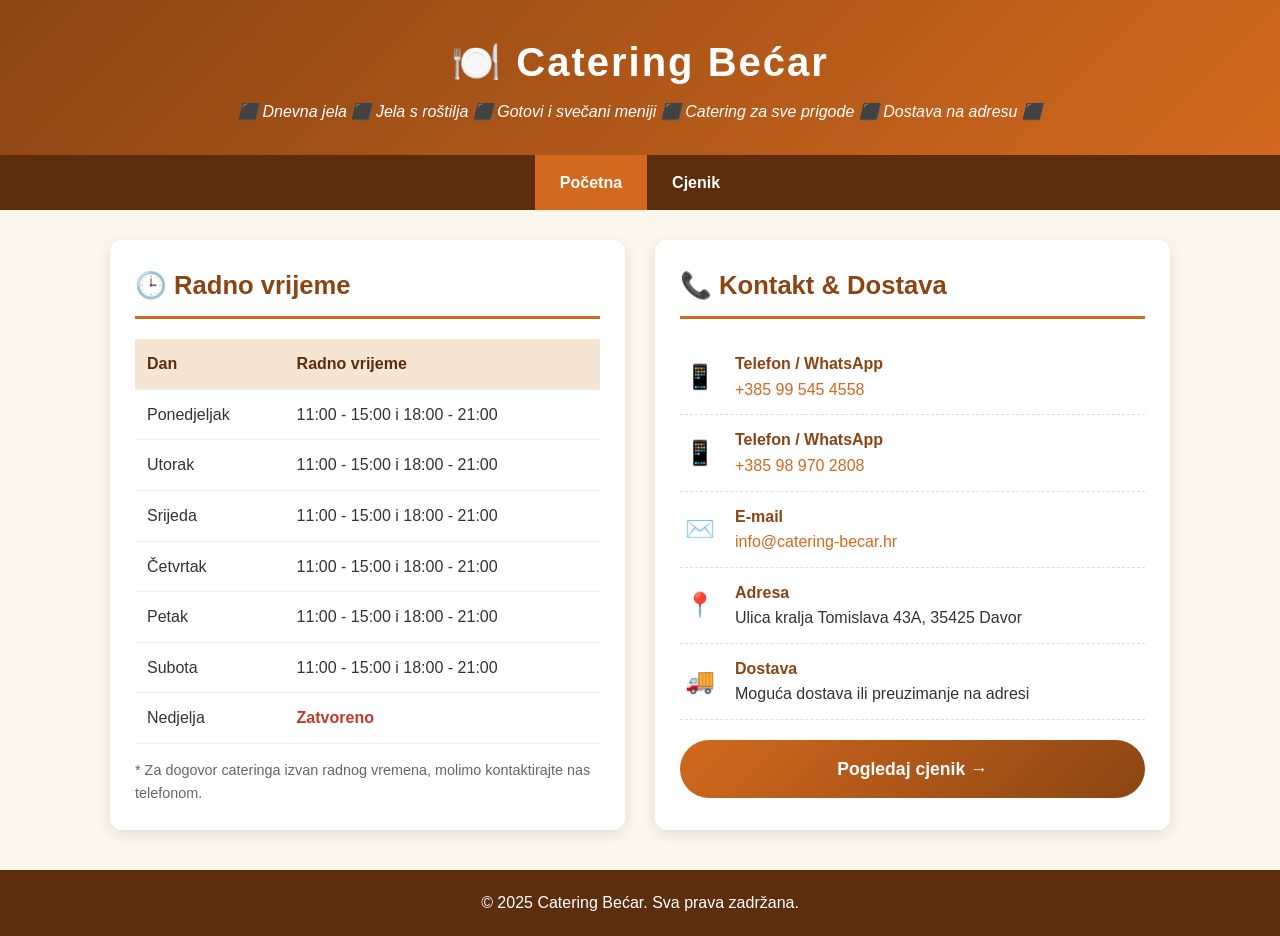
<file: index.html>
<!DOCTYPE html>
<html lang="hr">
<head>
    <meta charset="UTF-8">
    <meta name="viewport" content="width=device-width, initial-scale=1.0">
    <title>Catering Bećar - Početna</title>
    <link rel="stylesheet" href="style.css">
</head>
<body>
    <header>
        <h1>🍽️ Catering Bećar</h1>
        <p>⬛ Dnevna jela ⬛ Jela s roštilja ⬛ Gotovi i svečani meniji ⬛ Catering za sve prigode ⬛ Dostava na adresu ⬛</p>
    </header>

    <nav>
        <a href="index.html" class="active">Početna</a>
        <a href="cjenik.html">Cjenik</a>
    </nav>

    <div class="container" style="display: grid; grid-template-columns: 1fr 1fr; gap: 30px;">
        <!-- Radno vrijeme -->
        <div class="card">
            <h2>🕒 Radno vrijeme</h2>
            <table>
                <thead>
                    <tr>
                        <th>Dan</th>
                        <th>Radno vrijeme</th>
                    </tr>
                </thead>
                <tbody>
                    <tr><td>Ponedjeljak</td><td>11:00 - 15:00 i 18:00 - 21:00</td></tr>
                    <tr><td>Utorak</td><td>11:00 - 15:00 i 18:00 - 21:00</td></tr>
                    <tr><td>Srijeda</td><td>11:00 - 15:00 i 18:00 - 21:00</td></tr>
                    <tr><td>Četvrtak</td><td>11:00 - 15:00 i 18:00 - 21:00</td></tr>
                    <tr><td>Petak</td><td>11:00 - 15:00 i 18:00 - 21:00</td></tr>
                    <tr><td>Subota</td><td>11:00 - 15:00 i 18:00 - 21:00</td></tr>
                    <tr><td>Nedjelja</td><td class="closed">Zatvoreno</td></tr>
                </tbody>
            </table>
            <p style="margin-top: 15px; font-size: 0.9em; color: #666;">
                * Za dogovor cateringa izvan radnog vremena, molimo kontaktirajte nas telefonom.
            </p>
        </div>

        <!-- Kontakti -->
        <div class="card">
            <h2>📞 Kontakt & Dostava</h2>
            
            <div class="contact-item">
                <div class="icon">📱</div>
                <div>
                    <strong>Telefon / WhatsApp</strong>
                    <a href="tel:+385995454558">+385 99 545 4558</a>
                </div>
            </div>

            <div class="contact-item">
                <div class="icon">📱</div>
                <div>
                    <strong>Telefon / WhatsApp</strong>
                    <a href="tel:+385989702808">+385 98 970 2808</a>
                </div>
            </div>

            <div class="contact-item">
                <div class="icon">✉️</div>
                <div>
                    <strong>E-mail</strong>
                    <a href="mailto:info@catering-becar.hr">info@catering-becar.hr</a>
                </div>
            </div>

            <div class="contact-item">
                <div class="icon">📍</div>
                <div>
                    <strong>Adresa</strong>
                    Ulica kralja Tomislava 43A, 35425 Davor
                </div>
            </div>

            <div class="contact-item">
                <div class="icon">🚚</div>
                <div>
                    <strong>Dostava</strong>
                    Moguća dostava ili preuzimanje na adresi
                </div>
            </div>

            <a href="cjenik.html" class="cta-button">Pogledaj cjenik →</a>
        </div>
    </div>

    <footer>
        <p>&copy; 2025 Catering Bećar. Sva prava zadržana.</p>
    </footer>
</body>
</html>
</file>
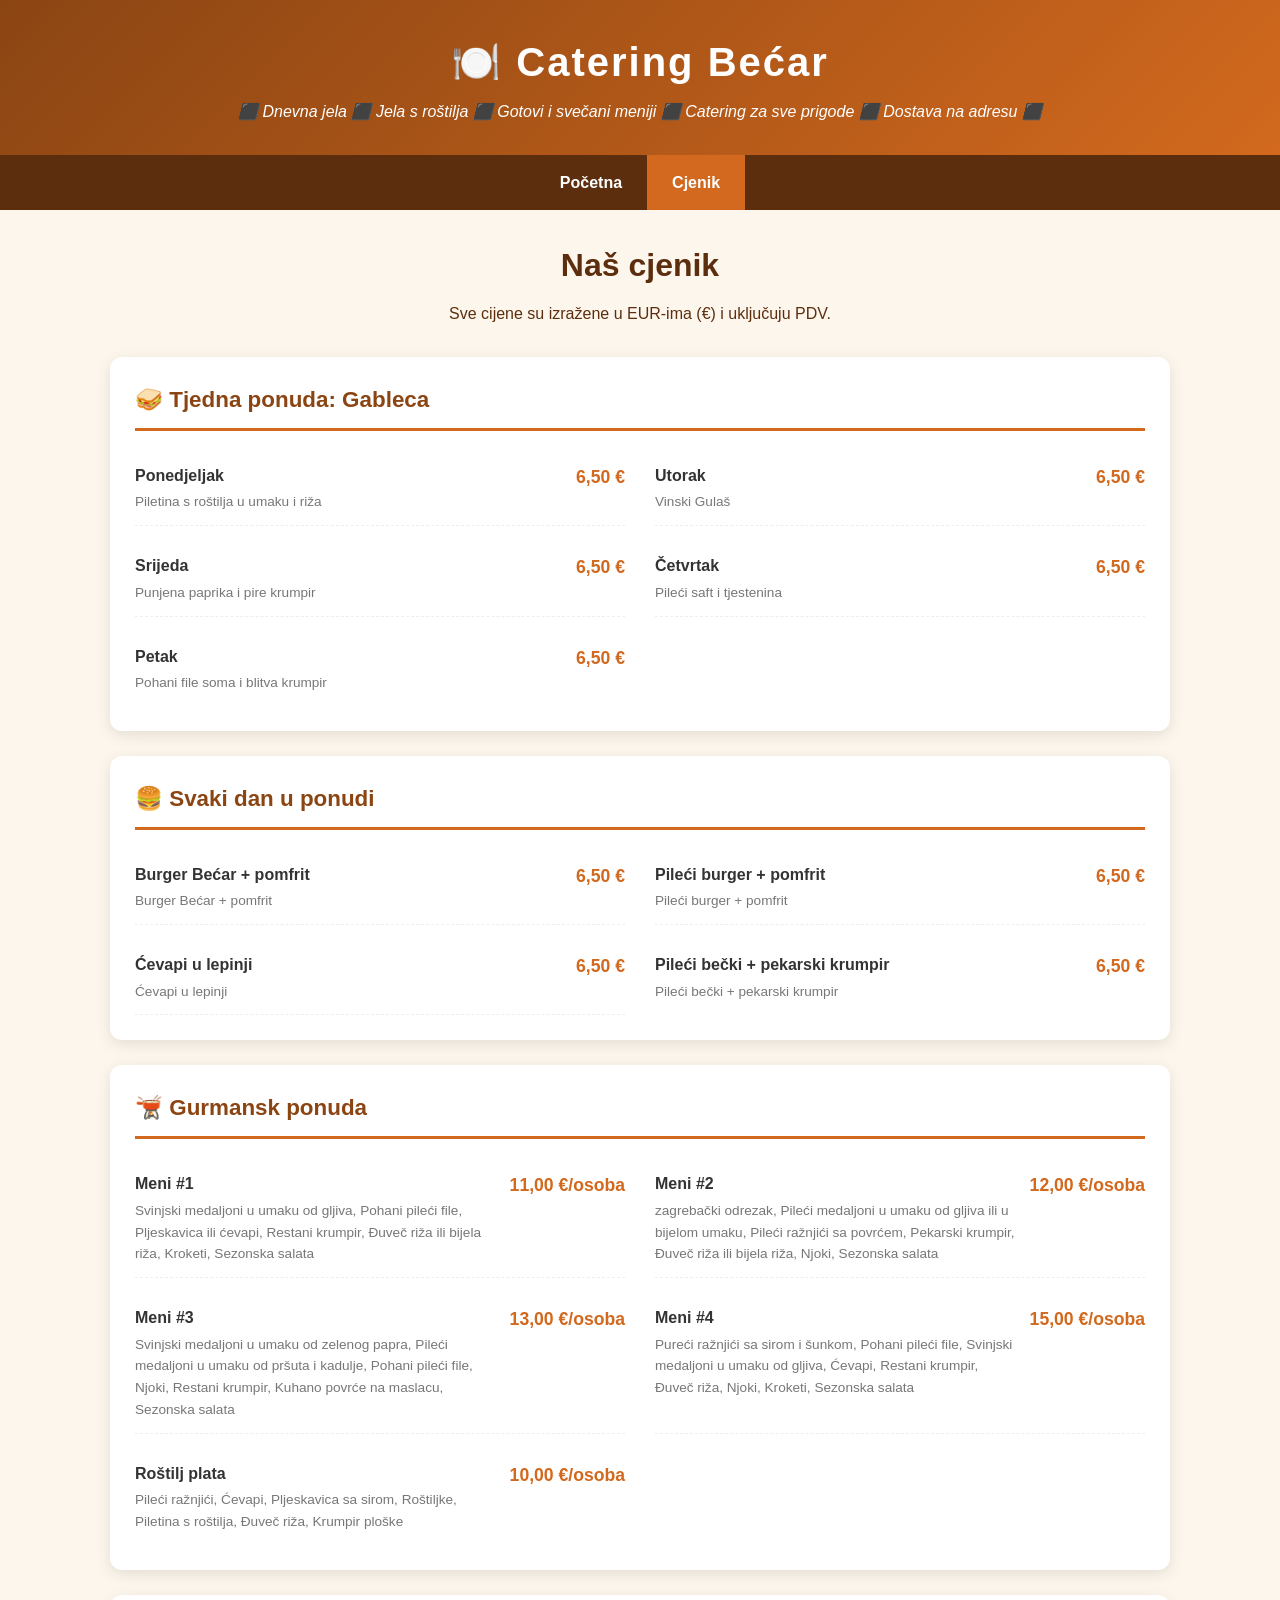
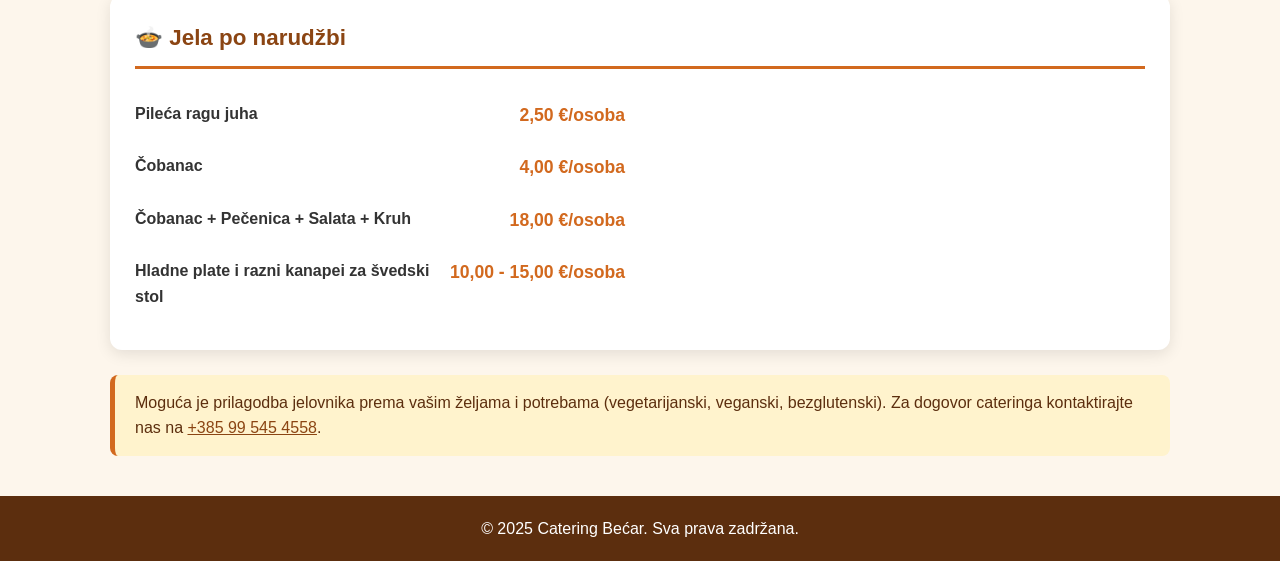
<file: cjenik.html>
<!DOCTYPE html>
<html lang="hr">
<head>
    <meta charset="UTF-8">
    <meta name="viewport" content="width=device-width, initial-scale=1.0">
    <title>Catering Bećar - Cjenik</title>
    <link rel="stylesheet" href="style.css">
</head>
<body>
    <header>
        <h1>🍽️ Catering Bećar</h1>
        <p>⬛ Dnevna jela ⬛ Jela s roštilja ⬛ Gotovi i svečani meniji ⬛ Catering za sve prigode ⬛ Dostava na adresu ⬛</p>
    </header>

    <nav>
        <a href="index.html">Početna</a>
        <a href="cjenik.html" class="active">Cjenik</a>
    </nav>

    <div class="container">
        <div class="intro">
            <h2>Naš cjenik</h2>
            <p>Sve cijene su izražene u EUR-ima (€) i uključuju PDV.</p>
        </div>

        <!-- Tjedna ponuda: Gableci -->
        <div class="menu-section">
            <h3>🥪 Tjedna ponuda: Gableca</h3>
            <div class="menu-grid">
                <div class="menu-item">
                    <div class="item-info">
                        <div class="item-name">Ponedjeljak</div>
                        <div class="item-desc">Piletina s roštilja u umaku i riža</div>
                    </div>
                    <div class="item-price">6,50 €</div>
                </div>
                <div class="menu-item">
                    <div class="item-info">
                        <div class="item-name">Utorak</div>
                        <div class="item-desc">Vinski Gulaš</div>
                    </div>
                    <div class="item-price">6,50 €</div>
                </div>
                <div class="menu-item">
                    <div class="item-info">
                        <div class="item-name">Srijeda</div>
                        <div class="item-desc">Punjena paprika i pire krumpir</div>
                    </div>
                    <div class="item-price">6,50 €</div>
                </div>
                <div class="menu-item">
                    <div class="item-info">
                        <div class="item-name">Četvrtak</div>
                        <div class="item-desc">Pileći saft i tjestenina</div>
                    </div>
                    <div class="item-price">6,50 €</div>
                </div>
                <div class="menu-item">
                    <div class="item-info">
                        <div class="item-name">Petak</div>
                        <div class="item-desc">Pohani file soma i blitva krumpir</div>
                    </div>
                    <div class="item-price">6,50 €</div>
                </div>
            </div>
        </div>

        <!-- Svaki dan u ponudi -->
        <div class="menu-section">
            <h3>🍔 Svaki dan u ponudi</h3>
            <div class="menu-grid">
                <div class="menu-item">
                    <div class="item-info">
                        <div class="item-name">Burger Bećar + pomfrit</div>
                        <div class="item-desc">Burger Bećar + pomfrit</div>
                    </div>
                    <div class="item-price">6,50 €</div>
                </div>
                <div class="menu-item">
                    <div class="item-info">
                        <div class="item-name">Pileći burger + pomfrit</div>
                        <div class="item-desc">Pileći burger + pomfrit</div>
                    </div>
                    <div class="item-price">6,50 €</div>
                </div>
                <div class="menu-item">
                    <div class="item-info">
                        <div class="item-name">Ćevapi u lepinji</div>
                        <div class="item-desc">Ćevapi u lepinji</div>
                    </div>
                    <div class="item-price">6,50 €</div>
                </div>
                <div class="menu-item">
                    <div class="item-info">
                        <div class="item-name">Pileći bečki + pekarski krumpir</div>
                        <div class="item-desc">Pileći bečki + pekarski krumpir</div>
                    </div>
                    <div class="item-price">6,50 €</div>
                </div>
            </div>
        </div>

        <!-- Gurmanska ponuda -->
        <div class="menu-section">
            <h3>🫕 Gurmansk ponuda</h3>
            <div class="menu-grid">
                <div class="menu-item">
                    <div class="item-info">
                        <div class="item-name">Meni #1</div>
                        <div class="item-desc">Svinjski medaljoni u umaku od gljiva, Pohani pileći file, Pljeskavica ili ćevapi, Restani krumpir, Đuveč riža ili bijela riža, Kroketi, Sezonska salata</div>
                    </div>
                    <div class="item-price">11,00 €/osoba</div>
                </div>
                <div class="menu-item">
                    <div class="item-info">
                        <div class="item-name">Meni #2</div>
                        <div class="item-desc">zagrebački odrezak, Pileći medaljoni u umaku od gljiva ili u bijelom umaku, Pileći ražnjići sa povrćem, Pekarski krumpir, Đuveč riža ili bijela riža, Njoki, Sezonska salata</div>
                    </div>
                    <div class="item-price">12,00 €/osoba</div>
                </div>
                <div class="menu-item">
                    <div class="item-info">
                        <div class="item-name">Meni #3</div>
                        <div class="item-desc">Svinjski medaljoni u umaku od zelenog papra, Pileći medaljoni u umaku od pršuta i kadulje, Pohani pileći file, Njoki, Restani krumpir, Kuhano povrće na maslacu, Sezonska salata</div>
                    </div>
                    <div class="item-price">13,00 €/osoba</div>
                </div>
                <div class="menu-item">
                    <div class="item-info">
                        <div class="item-name">Meni #4</div>
                        <div class="item-desc">Pureći ražnjići sa sirom i šunkom, Pohani pileći file, Svinjski medaljoni u umaku od gljiva, Ćevapi, Restani krumpir, Đuveč riža, Njoki, Kroketi, Sezonska salata</div>
                    </div>
                    <div class="item-price">15,00 €/osoba</div>
                </div>
                <div class="menu-item">
                    <div class="item-info">
                        <div class="item-name">Roštilj plata</div>
                        <div class="item-desc">Pileći ražnjići, Ćevapi, Pljeskavica sa sirom, Roštiljke, Piletina s roštilja, Đuveč riža, Krumpir ploške</div>
                    </div>
                    <div class="item-price">10,00 €/osoba</div>
                </div>
            </div>
        </div>

        <div class="menu-section">
            <h3>🍲 Jela po narudžbi</h3>
            <div class="menu-grid">
                <div class="menu-item">
                    <div class="item-info">
                        <div class="item-name">Pileća ragu juha</div>
                        <div class="item-desc"></div>
                    </div>
                    <div class="item-price">2,50 €/osoba</div>
                </div>
            </div>
            <div class="menu-grid">
                <div class="menu-item">
                    <div class="item-info">
                        <div class="item-name">Čobanac</div>
                        <div class="item-desc"></div>
                    </div>
                    <div class="item-price">4,00 €/osoba</div>
                </div>
            </div>
            <div class="menu-grid">
                <div class="menu-item">
                    <div class="item-info">
                        <div class="item-name">Čobanac + Pečenica + Salata + Kruh</div>
                        <div class="item-desc"></div>
                    </div>
                    <div class="item-price">18,00 €/osoba</div>
                </div>
            </div>
            <div class="menu-grid">
                <div class="menu-item">
                    <div class="item-info">
                        <div class="item-name">Hladne plate i razni kanapei za švedski stol</div>
                        <div class="item-desc"></div>
                    </div>
                    <div class="item-price">10,00 - 15,00 €/osoba</div>
                </div>
            </div>
        </div>

        <!-- Napomena -->
        <div class="note">
            Moguća je prilagodba jelovnika prema vašim željama i potrebama (vegetarijanski, veganski, bezglutenski). 
            Za dogovor cateringa kontaktirajte nas na <a href="tel:+385995454558" style="color: #8b4513;">+385 99 545 4558</a>.
        </div>
    </div>

    <footer>
        <p>&copy; 2025 Catering Bećar. Sva prava zadržana.</p>
    </footer>
</body>
</html>
</file>
<file: style.css>
/* ===== OSNOVNI STILOVI ===== */
* {
    margin: 0;
    padding: 0;
    box-sizing: border-box;
    font-family: 'Segoe UI', Tahoma, Geneva, Verdana, sans-serif;
}

body {
    background-color: #fdf6ec;
    color: #333;
    line-height: 1.6;
}

/* ===== HEADER ===== */
header {
    background: linear-gradient(135deg, #8b4513, #d2691e);
    color: white;
    padding: 30px 20px;
    text-align: center;
    box-shadow: 0 4px 10px rgba(0,0,0,0.2);
}

header h1 {
    font-size: 2.5em;
    letter-spacing: 2px;
}

header p {
    font-style: italic;
    margin-top: 5px;
}

/* ===== NAVIGACIJA ===== */
nav {
    background-color: #5c2e0e;
    display: flex;
    justify-content: center;
    flex-wrap: wrap;
}

nav a {
    color: white;
    padding: 15px 25px;
    text-decoration: none;
    font-weight: bold;
    transition: background 0.3s;
}

nav a:hover, nav a.active {
    background-color: #d2691e;
}

/* ===== KONTEJNER ===== */
.container {
    max-width: 1100px;
    margin: 30px auto;
    padding: 0 20px;
}

/* ===== KARTICE (index.html) ===== */
.card {
    background: white;
    border-radius: 12px;
    padding: 25px;
    box-shadow: 0 4px 15px rgba(0,0,0,0.1);
}

.card h2 {
    color: #8b4513;
    border-bottom: 3px solid #d2691e;
    padding-bottom: 10px;
    margin-bottom: 20px;
    font-size: 1.6em;
}

/* ===== TABLICA (index.html) ===== */
table {
    width: 100%;
    border-collapse: collapse;
}

table th, table td {
    padding: 12px;
    text-align: left;
    border-bottom: 1px solid #eee;
}

table th {
    background-color: #f5e6d3;
    color: #5c2e0e;
}

table tr:hover {
    background-color: #fdf6ec;
}

.closed {
    color: #c0392b;
    font-weight: bold;
}

/* ===== KONTAKT (index.html) ===== */
.contact-item {
    display: flex;
    align-items: center;
    padding: 12px 0;
    border-bottom: 1px dashed #ddd;
}

.contact-item:last-child {
    border-bottom: none;
}

.contact-item .icon {
    font-size: 1.5em;
    margin-right: 15px;
    width: 40px;
    text-align: center;
}

.contact-item strong {
    display: block;
    color: #8b4513;
}

.contact-item a {
    color: #d2691e;
    text-decoration: none;
}

.contact-item a:hover {
    text-decoration: underline;
}

/* ===== CTA DUGME (index.html) ===== */
.cta-button {
    display: inline-block;
    background: linear-gradient(135deg, #d2691e, #8b4513);
    color: white;
    padding: 15px 35px;
    border-radius: 30px;
    text-decoration: none;
    font-weight: bold;
    font-size: 1.1em;
    margin-top: 20px;
    transition: transform 0.3s, box-shadow 0.3s;
    text-align: center;
    width: 100%;
}

.cta-button:hover {
    transform: translateY(-3px);
    box-shadow: 0 6px 20px rgba(139, 69, 19, 0.4);
}

/* ===== CJENIK (cjenik.html) ===== */
.intro {
    text-align: center;
    margin-bottom: 30px;
    color: #5c2e0e;
}

.intro h2 {
    font-size: 2em;
    margin-bottom: 10px;
}

.menu-section {
    background: white;
    border-radius: 12px;
    padding: 25px;
    margin-bottom: 25px;
    box-shadow: 0 4px 15px rgba(0,0,0,0.1);
}

.menu-section h3 {
    color: #8b4513;
    border-bottom: 3px solid #d2691e;
    padding-bottom: 10px;
    margin-bottom: 20px;
    font-size: 1.4em;
    display: flex;
    align-items: center;
    gap: 10px;
}

.menu-grid {
    display: grid;
    grid-template-columns: 1fr 1fr;
    gap: 15px 30px;
}

.menu-item {
    display: flex;
    justify-content: space-between;
    align-items: flex-start;
    padding: 12px 0;
    border-bottom: 1px dashed #eee;
}

.menu-item:last-child {
    border-bottom: none;
}

.item-info {
    flex: 1;
}

.item-name {
    font-weight: bold;
    color: #333;
}

.item-desc {
    font-size: 0.85em;
    color: #777;
    margin-top: 3px;
}

.item-price {
    color: #d2691e;
    font-weight: bold;
    font-size: 1.1em;
    white-space: nowrap;
    margin-left: 15px;
}

.note {
    background-color: #fff3cd;
    border-left: 5px solid #d2691e;
    padding: 15px 20px;
    border-radius: 8px;
    margin-top: 20px;
    color: #5c2e0e;
}

.note strong {
    color: #8b4513;
}

/* ===== FOOTER ===== */
footer {
    background-color: #5c2e0e;
    color: white;
    text-align: center;
    padding: 20px;
    margin-top: 40px;
}

/* ===== RESPONSIVE ===== */
@media (max-width: 768px) {
    .menu-grid {
        grid-template-columns: 1fr;
    }

    header h1 {
        font-size: 1.8em;
    }

    nav a {
        padding: 12px 15px;
        font-size: 0.9em;
    }
}
</file>
